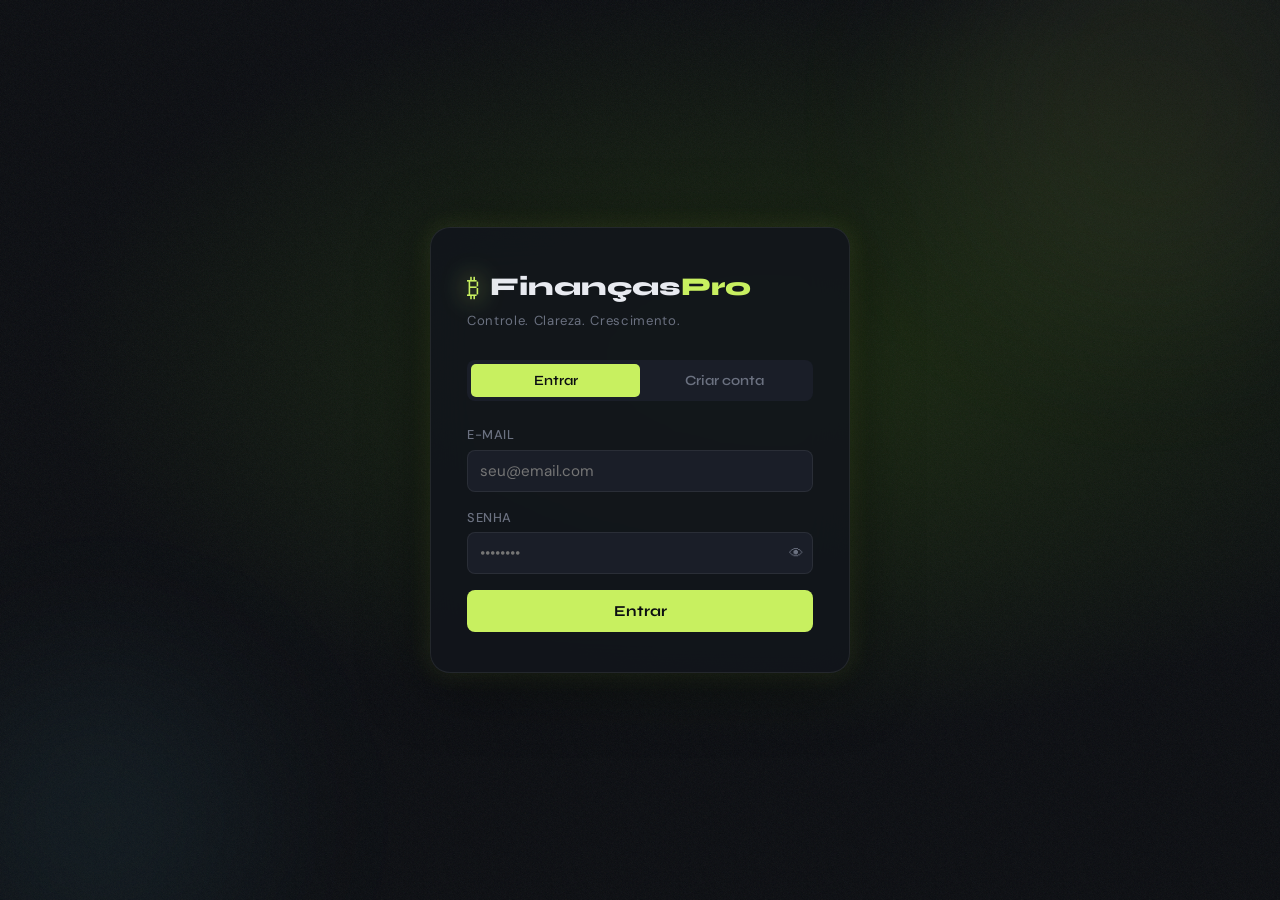
<file: html/login.html>
<!DOCTYPE html>
<html lang="pt-BR">

<head>
  <meta charset="UTF-8" />
  <meta name="viewport" content="width=device-width, initial-scale=1.0, maximum-scale=1.0" />
  <title>FinançasPro – Login</title>
  <link rel="stylesheet" href="../css/global.css" />
  <link rel="stylesheet" href="../css/login.css" />
  <link rel="preconnect" href="https://fonts.googleapis.com">
  <link
    href="https://fonts.googleapis.com/css2?family=Syne:wght@400;600;700;800&family=DM+Sans:wght@300;400;500&display=swap"
    rel="stylesheet">
</head>

<body>
  <div class="login-bg">
    <div class="grain"></div>
    <div class="blob blob1"></div>
    <div class="blob blob2"></div>
  </div>

  <main class="login-container">
    <div class="login-card">
      <div class="brand">
        <span class="brand-icon">₿</span>
        <h1 class="brand-name">Finanças<span>Pro</span></h1>
      </div>
      <p class="brand-tagline">Controle. Clareza. Crescimento.</p>

      <div id="alert-box" class="alert hidden"></div>

      <!-- Tab -->
      <div class="tab-group" id="tab-group">
        <button class="tab active" data-tab="login">Entrar</button>
        <button class="tab" data-tab="register">Criar conta</button>
      </div>

      <!-- Login Form -->
      <form id="login-form" class="auth-form active-form">
        <div class="field">
          <label>E-mail</label>
          <input type="email" id="login-email" placeholder="seu@email.com" autocomplete="email" required />
        </div>
        <div class="field">
          <label>Senha</label>
          <div class="input-wrap">
            <input type="password" id="login-password" placeholder="••••••••" autocomplete="current-password"
              required />
            <button type="button" class="eye-btn" onclick="togglePass('login-password', this)">👁</button>
          </div>
        </div>
        <button type="submit" class="btn-primary" id="login-btn">
          <span>Entrar</span>
          <div class="spinner hidden"></div>
        </button>

      </form>

      <!-- Register Form -->
      <form id="register-form" class="auth-form">
        <div class="field">
          <label>Nome completo</label>
          <input type="text" id="reg-name" placeholder="Seu nome" autocomplete="name" required />
        </div>
        <div class="field">
          <label>E-mail</label>
          <input type="email" id="reg-email" placeholder="seu@email.com" autocomplete="email" required />
        </div>
        <div class="field">
          <label>Senha</label>
          <div class="input-wrap">
            <input type="password" id="reg-password" placeholder="Mín. 8 caracteres" autocomplete="new-password"
              required />
            <button type="button" class="eye-btn" onclick="togglePass('reg-password', this)">👁</button>
          </div>
          <div class="strength-bar" id="strength-bar">
            <div class="fill"></div>
          </div>
          <span class="strength-label" id="strength-label"></span>
        </div>
        <div class="field">
          <label>Confirmar senha</label>
          <div class="input-wrap">
            <input type="password" id="reg-confirm" placeholder="Repita a senha" autocomplete="new-password" required />
          </div>
        </div>
        <button type="submit" class="btn-primary" id="register-btn">
          <span>Criar conta</span>
          <div class="spinner hidden"></div>
        </button>
      </form>
    </div>
  </main>

  <script src="../js/db.js"></script>
  <script src="../js/auth.js"></script>
</body>

</html>
</file>
<file: css/global.css>
/* ==========================================
   GLOBAL.CSS – FinançasPro
   Design: Dark finance / editorial bold
   ========================================== */

*, *::before, *::after { box-sizing: border-box; margin: 0; padding: 0; }

:root {
  /* Palette */
  --bg:        #0b0d11;
  --surface:   #12151c;
  --surface2:  #1a1e28;
  --border:    rgba(255,255,255,0.07);
  --accent:    #c8f060;
  --accent2:   #60d4f0;
  --danger:    #f05060;
  --income:    #60f0a0;
  --text:      #e8eaf0;
  --muted:     #6b7180;

  /* Typography */
  --font-display: 'Syne', sans-serif;
  --font-body:    'DM Sans', sans-serif;

  /* Radii */
  --r-sm: 8px;
  --r-md: 14px;
  --r-lg: 20px;

  /* Shadows */
  --shadow: 0 4px 32px rgba(0,0,0,0.4);
  --shadow-accent: 0 0 24px rgba(200,240,96,0.15);
}

html { font-size: 16px; scroll-behavior: smooth; }

body {
  background: var(--bg);
  color: var(--text);
  font-family: var(--font-body);
  font-weight: 400;
  line-height: 1.55;
  min-height: 100vh;
  -webkit-font-smoothing: antialiased;
}

h1, h2, h3, h4 {
  font-family: var(--font-display);
  font-weight: 700;
  line-height: 1.2;
}

input, select, textarea, button {
  font-family: var(--font-body);
  font-size: 0.95rem;
  outline: none;
}

a { text-decoration: none; color: inherit; }

/* ---- SCROLLBAR ---- */
::-webkit-scrollbar { width: 5px; height: 5px; }
::-webkit-scrollbar-track { background: var(--bg); }
::-webkit-scrollbar-thumb { background: var(--surface2); border-radius: 99px; }

/* ---- UTILITIES ---- */
.hidden { display: none !important; }

.btn-primary {
  display: flex;
  align-items: center;
  justify-content: center;
  gap: 8px;
  background: var(--accent);
  color: #0b0d11;
  font-family: var(--font-display);
  font-weight: 700;
  font-size: 0.95rem;
  border: none;
  border-radius: var(--r-sm);
  padding: 12px 24px;
  cursor: pointer;
  transition: opacity .2s, transform .15s;
  width: 100%;
}
.btn-primary:hover { opacity: 0.88; transform: translateY(-1px); }
.btn-primary:active { transform: translateY(0); }

.btn-secondary {
  background: var(--surface2);
  color: var(--text);
  border: 1px solid var(--border);
  border-radius: var(--r-sm);
  padding: 12px 24px;
  cursor: pointer;
  font-family: var(--font-display);
  font-weight: 600;
  font-size: 0.92rem;
  transition: background .2s;
}
.btn-secondary:hover { background: var(--surface); }

.btn-add {
  background: var(--accent);
  color: #0b0d11;
  border: none;
  border-radius: var(--r-sm);
  padding: 9px 18px;
  font-family: var(--font-display);
  font-weight: 700;
  font-size: 0.88rem;
  cursor: pointer;
  transition: opacity .2s;
  white-space: nowrap;
}
.btn-add:hover { opacity: 0.85; }

/* ---- FIELD ---- */
.field { display: flex; flex-direction: column; gap: 5px; }
.field label { font-size: 0.8rem; font-weight: 500; color: var(--muted); letter-spacing: .04em; text-transform: uppercase; }
.field input,
.field select,
.field textarea {
  background: var(--surface2);
  border: 1.5px solid var(--border);
  border-radius: var(--r-sm);
  color: var(--text);
  padding: 10px 12px;
  transition: border-color .2s;
}
.field input:focus,
.field select:focus,
.field textarea:focus { border-color: var(--accent); }
.field textarea { resize: vertical; }
.field select option { background: var(--surface); }

/* ---- ALERT ---- */
.alert {
  padding: 11px 16px;
  border-radius: var(--r-sm);
  font-size: 0.9rem;
  margin-bottom: 16px;
  border-left: 4px solid transparent;
}
.alert.error   { background: rgba(240,80,96,.15); border-color: var(--danger); color: #f8a0a8; }
.alert.success { background: rgba(96,240,160,.1); border-color: var(--income); color: #90f0c0; }

/* ---- SPINNER ---- */
.spinner {
  width: 18px; height: 18px;
  border: 2px solid rgba(0,0,0,0.3);
  border-top-color: #000;
  border-radius: 50%;
  animation: spin .7s linear infinite;
}
@keyframes spin { to { transform: rotate(360deg); } }
</file>
<file: css/login.css>
/* ==========================================
   LOGIN.CSS – FinançasPro
   ========================================== */

body { overflow: hidden; }

/* ---- BACKGROUND ---- */
.login-bg {
  position: fixed; inset: 0; z-index: 0;
  background: radial-gradient(ellipse 80% 60% at 60% 40%, #1a2a10 0%, #0b0d11 70%);
}
.grain {
  position: fixed; inset: 0; opacity: .4; z-index: 1;
  background-image: url("data:image/svg+xml,%3Csvg viewBox='0 0 256 256' xmlns='http://www.w3.org/2000/svg'%3E%3Cfilter id='n'%3E%3CfeTurbulence type='fractalNoise' baseFrequency='.9' numOctaves='4'/%3E%3C/filter%3E%3Crect width='100%25' height='100%25' filter='url(%23n)' opacity='.15'/%3E%3C/svg%3E");
  background-size: 128px;
}
.blob {
  position: fixed; border-radius: 50%; filter: blur(80px); z-index: 0;
  animation: drift 12s ease-in-out infinite alternate;
}
.blob1 { width: 420px; height: 420px; background: rgba(200,240,96,.07); top: -100px; right: -80px; }
.blob2 { width: 320px; height: 320px; background: rgba(96,212,240,.06); bottom: -80px; left: -60px; animation-delay: -6s; }
@keyframes drift { from { transform: translate(0,0); } to { transform: translate(30px,20px); } }

/* ---- LAYOUT ---- */
.login-container {
  position: relative; z-index: 2;
  min-height: 100vh;
  display: flex;
  align-items: center;
  justify-content: center;
  padding: 24px 16px;
}

/* ---- CARD ---- */
.login-card {
  background: rgba(18,21,28,0.88);
  border: 1px solid rgba(255,255,255,0.08);
  border-radius: var(--r-lg);
  padding: 40px 36px;
  width: 100%;
  max-width: 420px;
  backdrop-filter: blur(20px);
  box-shadow: 0 8px 64px rgba(0,0,0,0.5), var(--shadow-accent);
  animation: slideUp .5s cubic-bezier(.22,1,.36,1);
}
@keyframes slideUp { from { opacity: 0; transform: translateY(24px); } to { opacity: 1; transform: translateY(0); } }

/* ---- BRAND ---- */
.brand {
  display: flex; align-items: center; gap: 10px;
  margin-bottom: 4px;
}
.brand-icon {
  font-size: 1.6rem;
  color: var(--accent);
  filter: drop-shadow(0 0 12px var(--accent));
}
.brand-name {
  font-family: var(--font-display);
  font-size: 1.6rem;
  font-weight: 800;
  color: var(--text);
}
.brand-name span { color: var(--accent); }
.brand-tagline {
  font-size: 0.82rem;
  color: var(--muted);
  margin-bottom: 28px;
  letter-spacing: .05em;
}

/* ---- TABS ---- */
.tab-group {
  display: flex;
  background: var(--surface2);
  border-radius: var(--r-sm);
  padding: 4px;
  margin-bottom: 24px;
}
.tab {
  flex: 1;
  background: none;
  border: none;
  color: var(--muted);
  font-family: var(--font-display);
  font-weight: 600;
  font-size: 0.88rem;
  padding: 8px;
  border-radius: calc(var(--r-sm) - 3px);
  cursor: pointer;
  transition: all .2s;
}
.tab.active {
  background: var(--accent);
  color: #0b0d11;
}

/* ---- FORMS ---- */
.auth-form { display: none; flex-direction: column; gap: 16px; }
.auth-form.active-form { display: flex; animation: fadeIn .3s; }
@keyframes fadeIn { from { opacity: 0; } to { opacity: 1; } }

.input-wrap { position: relative; }
.input-wrap input { padding-right: 42px; width: 100%; }
.eye-btn {
  position: absolute; right: 10px; top: 50%; transform: translateY(-50%);
  background: none; border: none; cursor: pointer; font-size: 0.9rem;
  color: var(--muted); transition: color .2s;
}
.eye-btn:hover { color: var(--text); }

/* ---- STRENGTH BAR ---- */
.strength-bar {
  height: 3px;
  background: var(--surface2);
  border-radius: 99px;
  margin-top: 6px;
  overflow: hidden;
}
.strength-bar .fill {
  height: 100%; width: 0%;
  border-radius: 99px;
  transition: width .3s, background .3s;
}
.strength-label {
  font-size: 0.75rem;
  color: var(--muted);
}

.form-note {
  margin-top: 12px;
  font-size: 0.84rem;
  color: var(--muted);
  line-height: 1.5;
}
.form-note strong {
  color: var(--text);
}

@media (max-width: 480px) {
  .login-card { padding: 28px 20px; }
  body { overflow: auto; }
}
</file>
